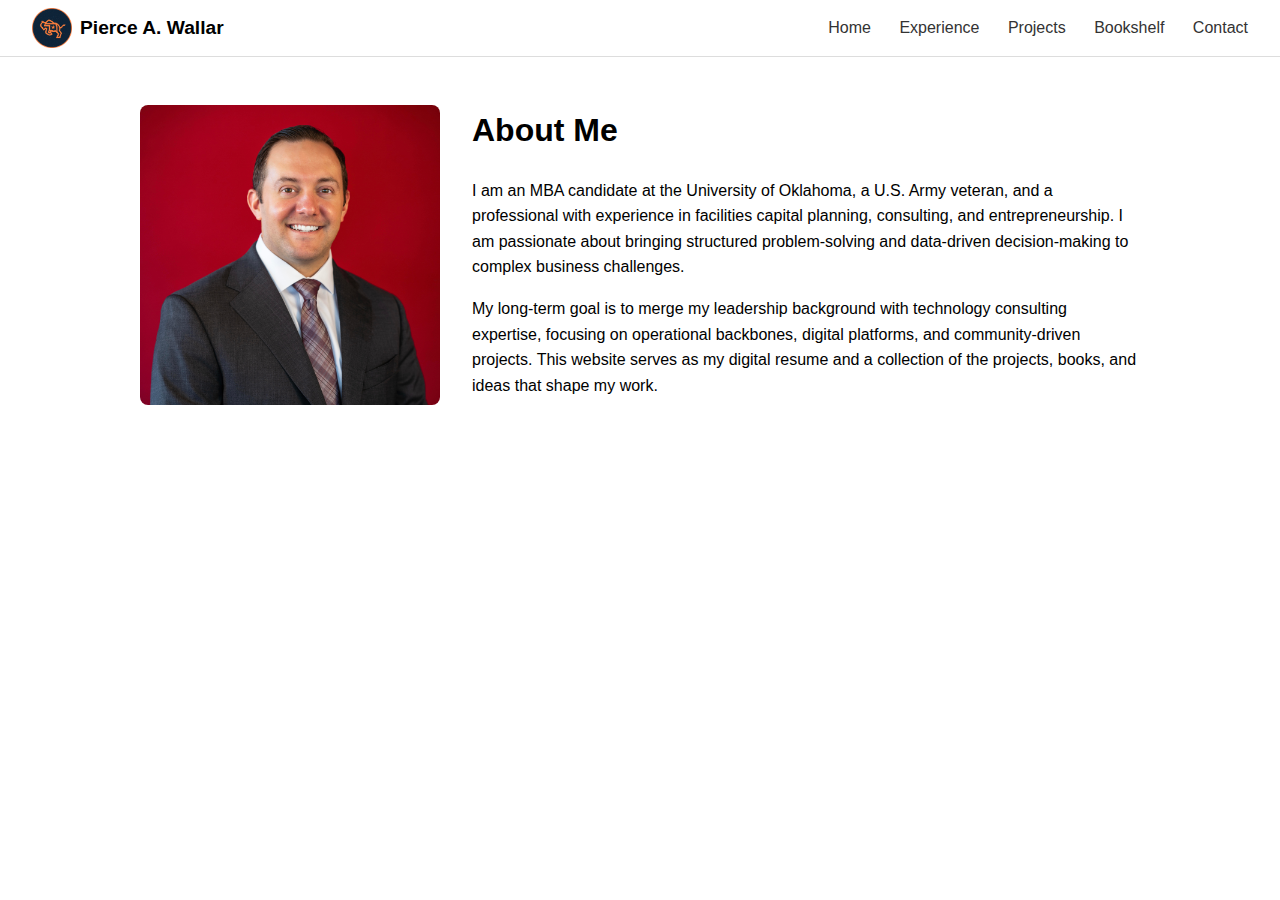
<file: index.html>
<!DOCTYPE html>
<html lang="en">
<head>
  <meta charset="UTF-8">
  <meta name="viewport" content="width=device-width, initial-scale=1.0">
  <title>Pierce A. Wallar - Home</title>
  <link rel="icon" href="assets/favicon.ico" sizes="any">
  <link rel="icon" type="image/png" href="assets/favicon.png" sizes="32x32">
  <link rel="apple-touch-icon" href="assets/apple-touch-icon.png">
  <meta name="theme-color" content="#ffffff">

  <style>
    body {
      margin: 0;
      font-family: Arial, sans-serif;
      line-height: 1.6;
    }
    /* NAVIGATION BAR */
    .navbar {
      display: flex;
      align-items: center;
      justify-content: space-between;
      padding: 0.5rem 2rem;
      border-bottom: 1px solid #ddd;
    }
    .navbar-left {
      display: flex;
      align-items: center;
      gap: 0.5rem;
    }
    .navbar-left img {
      height: 40px;
      width: 40px;
    }
    .navbar-left span {
      font-size: 1.2rem;
      font-weight: bold;
    }
    .navbar-right a {
      margin-left: 1.5rem;
      text-decoration: none;
      color: #333;
      font-weight: 500;
    }
    .navbar-right a:hover {
      color: #0645ad;
    }
    /* MAIN CONTENT */
    .content {
      display: flex;
      max-width: 1000px;
      margin: 3rem auto;
      padding: 0 2rem;
      gap: 2rem;
    }
    .content img {
      width: 100%;
      max-width: 300px;
      border-radius: 8px;
    }
    .about {
      flex: 1;
    }
    h1 {
      margin-top: 0;
    }
  </style>
</head>
<body>
  <!-- NAVIGATION -->
  <nav class="navbar">
    <div class="navbar-left">
      <img src="assets/Circle_Logo.png" alt="Logo">
      <span>Pierce A. Wallar</span>
    </div>
    <div class="navbar-right">
      <a href="index.html">Home</a>
      <a href="experience.html">Experience</a>
      <a href="projects.html">Projects</a>
      <a href="bookshelf.html">Bookshelf</a>
      <a href="contact.html">Contact</a>
    </div>
  </nav>

  <!-- MAIN CONTENT -->
  <div class="content">
    <div class="photo">
      <img src="assets/Headshot.jpg" alt="Pierce A. Wallar">
    </div>
    <div class="about">
      <h1>About Me</h1>
      <p>
        I am an MBA candidate at the University of Oklahoma, a U.S. Army veteran, 
        and a professional with experience in facilities capital planning, 
        consulting, and entrepreneurship. I am passionate about bringing 
        structured problem-solving and data-driven decision-making to complex 
        business challenges.
      </p>
      <p>
        My long-term goal is to merge my leadership background with 
        technology consulting expertise, focusing on operational backbones, 
        digital platforms, and community-driven projects. This website serves 
        as my digital resume and a collection of the projects, books, and ideas 
        that shape my work.
      </p>
    </div>
  </div>
</body>
</html>
</file>
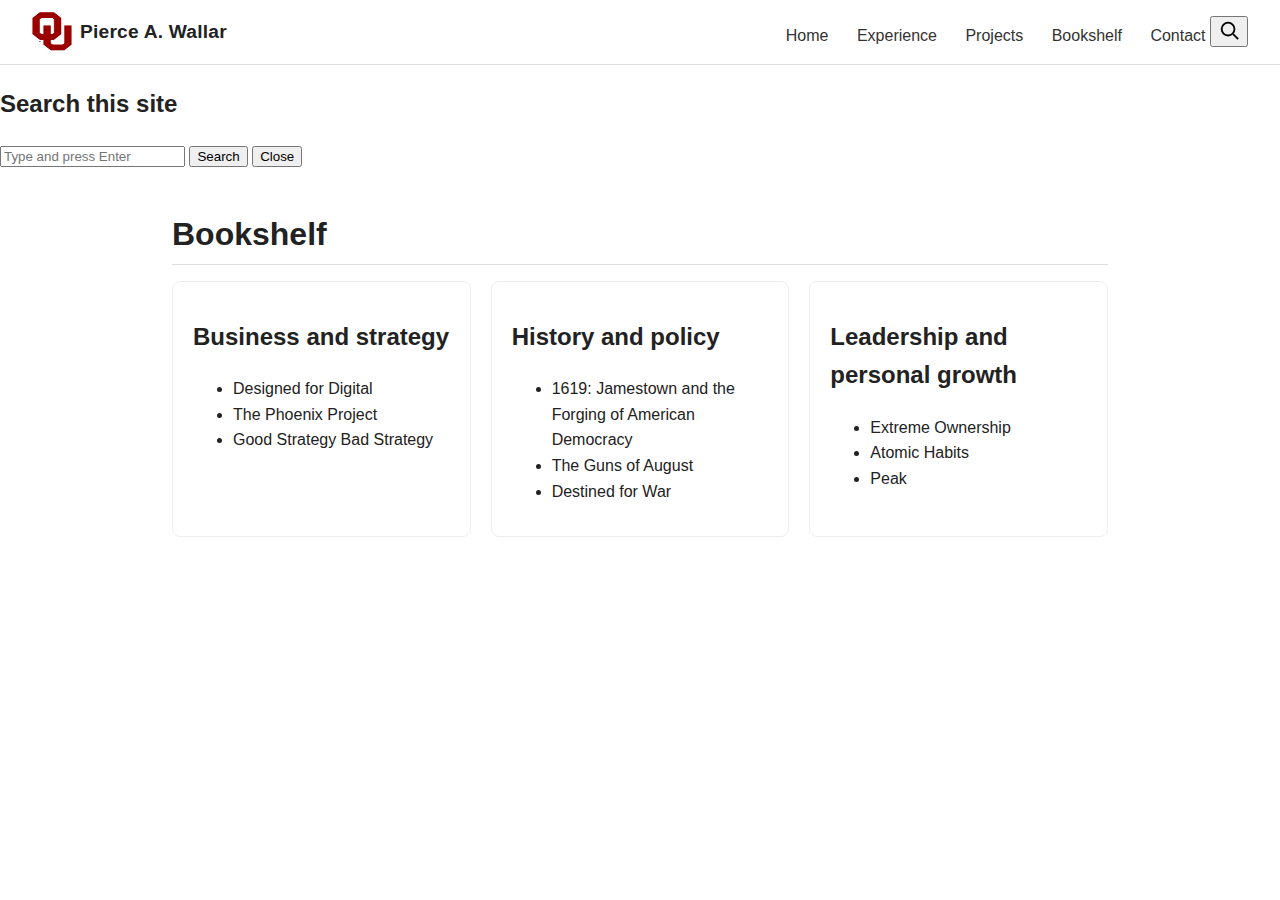
<file: bookshelf.html>
<!DOCTYPE html>
<html lang="en">
<head>
  <meta charset="UTF-8" />
  <meta name="viewport" content="width=device-width, initial-scale=1" />
  <title>Pierce A. Wallar — Bookshelf</title>
  <link rel="stylesheet" href="css/styles.css" />
  <link href="https://fonts.googleapis.com/css2?family=Source+Sans+Pro:wght@400;600;700&display=swap" rel="stylesheet">
  <link rel="canonical" href="https://buffalocodes.github.io/PersonalWebpage/bookshelf.html">
  <meta name="robots" content="index, follow">
</head>
<body>
  <nav class="navbar">
    <div class="navbar-left">
      <img src="assets/logo.png" alt="Logo">
      <span>Pierce A. Wallar</span>
    </div>
    <div class="navbar-right">
      <a href="index.html">Home</a>
      <a href="experience.html">Experience</a>
      <a href="projects.html">Projects</a>
      <a href="bookshelf.html">Bookshelf</a>
      <a href="contact.html">Contact</a>
      <button class="search-btn" id="openSearch" aria-label="Search">
        <svg width="22" height="22" viewBox="0 0 24 24" aria-hidden="true">
          <circle cx="11" cy="11" r="7" stroke="currentColor" stroke-width="2" fill="none"/>
          <line x1="16.5" y1="16.5" x2="22" y2="22" stroke="currentColor" stroke-width="2"/>
        </svg>
      </button>
    </div>
  </nav>
  <div class="search-modal" id="searchModal" aria-hidden="true">
    <div class="search-panel" role="dialog" aria-modal="true" aria-labelledby="searchTitle">
      <h2 id="searchTitle">Search this site</h2>
      <form id="siteSearchForm" class="search-row" role="search">
        <input id="q" name="q" type="search" placeholder="Type and press Enter" aria-label="Search">
        <button type="submit">Search</button>
        <button type="button" class="search-close" id="closeSearch" aria-label="Close">Close</button>
      </form>
    </div>
  </div>
  <main class="container">
    <h1 class="page-title">Bookshelf</h1>
    <div class="grid-3">
      <section class="card">
        <h2>Business and strategy</h2>
        <ul>
          <li>Designed for Digital</li>
          <li>The Phoenix Project</li>
          <li>Good Strategy Bad Strategy</li>
        </ul>
      </section>
      <section class="card">
        <h2>History and policy</h2>
        <ul>
          <li>1619: Jamestown and the Forging of American Democracy</li>
          <li>The Guns of August</li>
          <li>Destined for War</li>
        </ul>
      </section>
      <section class="card">
        <h2>Leadership and personal growth</h2>
        <ul>
          <li>Extreme Ownership</li>
          <li>Atomic Habits</li>
          <li>Peak</li>
        </ul>
      </section>
    </div>
  </main>
  <script>
    const SITE_HOST = "buffalocodes.github.io";
    const SITE_PATH = "PersonalWebpage";
    const PAGES = [
      { title: "Home", url: "index.html" },
      { title: "Experience", url: "experience.html" },
      { title: "Projects", url: "projects.html" },
      { title: "Bookshelf", url: "bookshelf.html" },
      { title: "Contact", url: "contact.html" }
    ];
    const openBtn = document.getElementById("openSearch");
    const modal = document.getElementById("searchModal");
    const closeBtn = document.getElementById("closeSearch");
    const input = document.getElementById("q");
    const form = document.getElementById("siteSearchForm");
    function openModal() {
      modal.classList.add("open");
      modal.setAttribute("aria-hidden", "false");
      setTimeout(() => input && input.focus(), 50);
    }
    function closeModal() {
      modal.classList.remove("open");
      modal.setAttribute("aria-hidden", "true");
      if (openBtn) openBtn.focus();
    }
    if (openBtn) openBtn.addEventListener("click", openModal);
    if (closeBtn) closeBtn.addEventListener("click", closeModal);
    if (modal) modal.addEventListener("click", e => { if (e.target === modal) closeModal(); });
    document.addEventListener("keydown", e => { if (e.key === "Escape" && modal.classList.contains("open")) closeModal(); });
    function ensureResultsContainer() {
      const panel = document.querySelector(".search-panel");
      let box = panel.querySelector(".results");
      if (!box) {
        box = document.createElement("div");
        box.className = "results";
        panel.appendChild(box);
      }
      return box;
    }
    async function fetchText(url) {
      try {
        const res = await fetch(url, { cache: "no-store" });
        if (!res.ok) return "";
        const html = await res.text();
        const tmp = document.createElement("div");
        tmp.innerHTML = html;
        return tmp.textContent || "";
      } catch {
        return "";
      }
    }
    async function localSearch(query) {
      const q = query.toLowerCase();
      const results = [];
      for (const page of PAGES) {
        const text = await fetchText(page.url);
        const hay = (page.title + " " + text).toLowerCase();
        let score = 0;
        if (hay.includes(q)) score = 2;
        else q.split(/\s+/).forEach(w => { if (w && hay.includes(w)) score += 1; });
        if (score > 0) results.push({ ...page, score });
      }
      results.sort((a, b) => b.score - a.score);
      return results.slice(0, 10);
    }
    function googleUrl(query) {
      const webQ = `site:${SITE_HOST} inurl:${SITE_PATH} ${query}`;
      return "https://www.google.com/search?q=" + encodeURIComponent(webQ);
    }
    async function showLocalResults(query) {
      const box = ensureResultsContainer();
      box.innerHTML = "<p>Searching this site…</p>";
      const results = await localSearch(query);
      if (!results.length) {
        box.innerHTML = `
          <p>No in site results.</p>
          <p><a href="${googleUrl(query)}">Search on Google instead</a></p>
        `;
        return;
      }
      const base = location.origin + location.pathname.replace(/[^/]*$/, "");
      box.innerHTML = results.map(r => `
        <div class="card" style="margin-top:0.75rem">
          <strong><a href="${r.url}">${r.title}</a></strong>
          <div style="font-size:0.95rem;color:#555">${base}${r.url}</div>
        </div>
      `).join("") + `
        <p style="margin-top:0.75rem">
          <a href="${googleUrl(query)}">See web results on Google</a>
        </p>
      `;
    }
    if (form) {
      form.addEventListener("submit", async e => {
        e.preventDefault();
        const q = (input && input.value || "").trim();
        if (!q) return;
        await showLocalResults(q);
      });
    }
  </script>
</body>
</html>
</file>
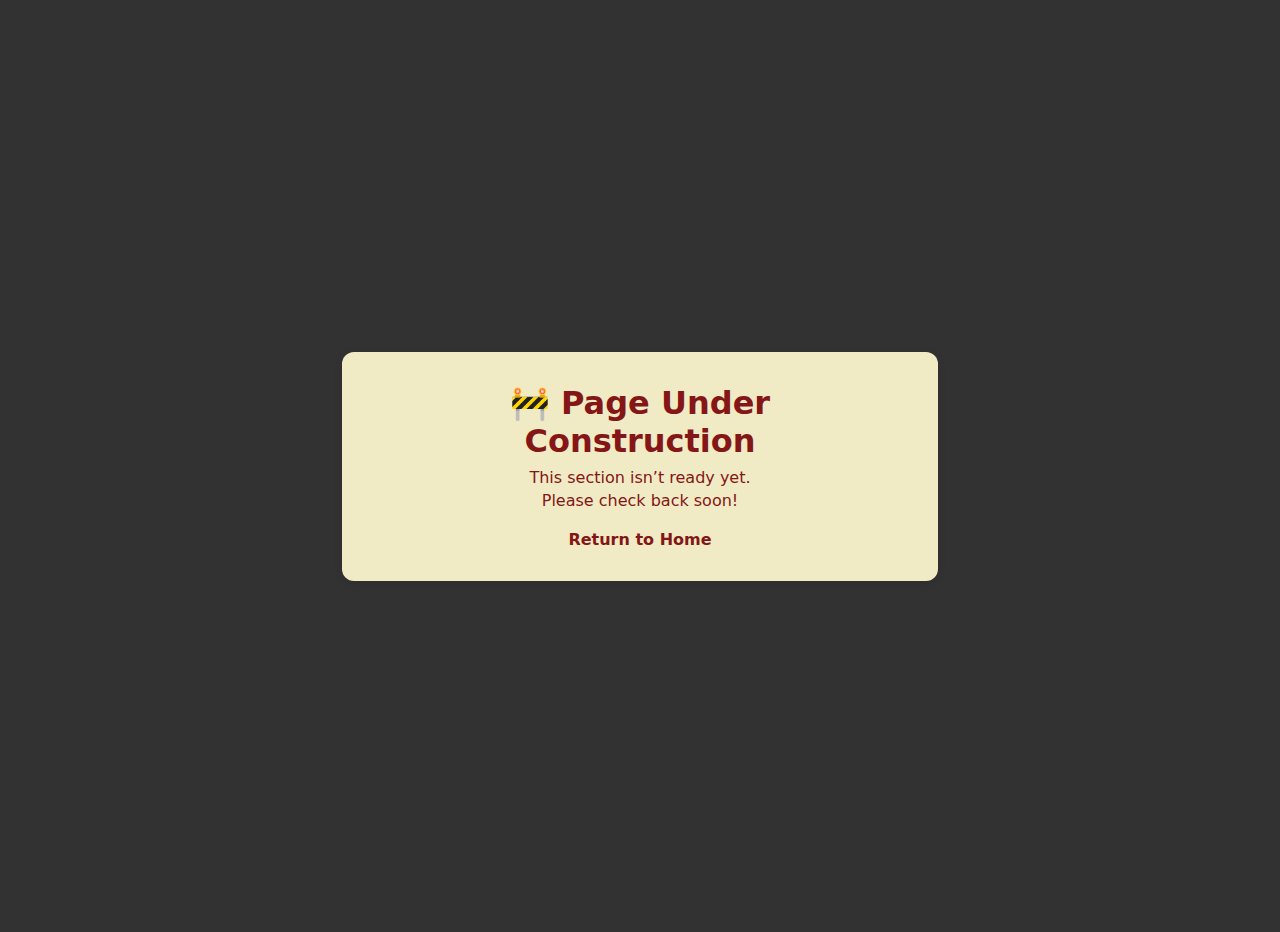
<file: coming-soon.html>
<!DOCTYPE html>
<html lang="en">
<head>
  <meta charset="UTF-8">
  <title>Coming Soon</title>
  <meta name="viewport" content="width=device-width, initial-scale=1.0">
  <style>
    body {
      font-family: system-ui, sans-serif;
      display: flex;
      justify-content: center;
      align-items: center;
      min-height: 100vh;
      margin: 0;
      background: var(--light-gray, #323232);
      color: var(--crimson, #841617);
      text-align: center;
      padding: 1rem;
    }
    .card {
      background: #F0EBC4;
      padding: 2rem 3rem;
      border-radius: 12px;
      box-shadow: 0 2px 8px rgba(0,0,0,0.12);
      max-width: 500px;
    }
    h1 {
      margin: 0 0 0.5rem 0;
    }
    p {
      margin: 0.25rem 0;
    }
    a {
      display: inline-block;
      margin-top: 1rem;
      color: var(--crimson, #841617);
      font-weight: 600;
      text-decoration: none;
    }
    a:hover {
      text-decoration: underline;
    }
  </style>
</head>
<body>
  <div class="card">
    <h1>🚧 Page Under Construction</h1>
    <p>This section isn’t ready yet.</p>
    <p>Please check back soon!</p>
    <a href="index.html">Return to Home</a>
  </div>
</body>
</html>
</file>
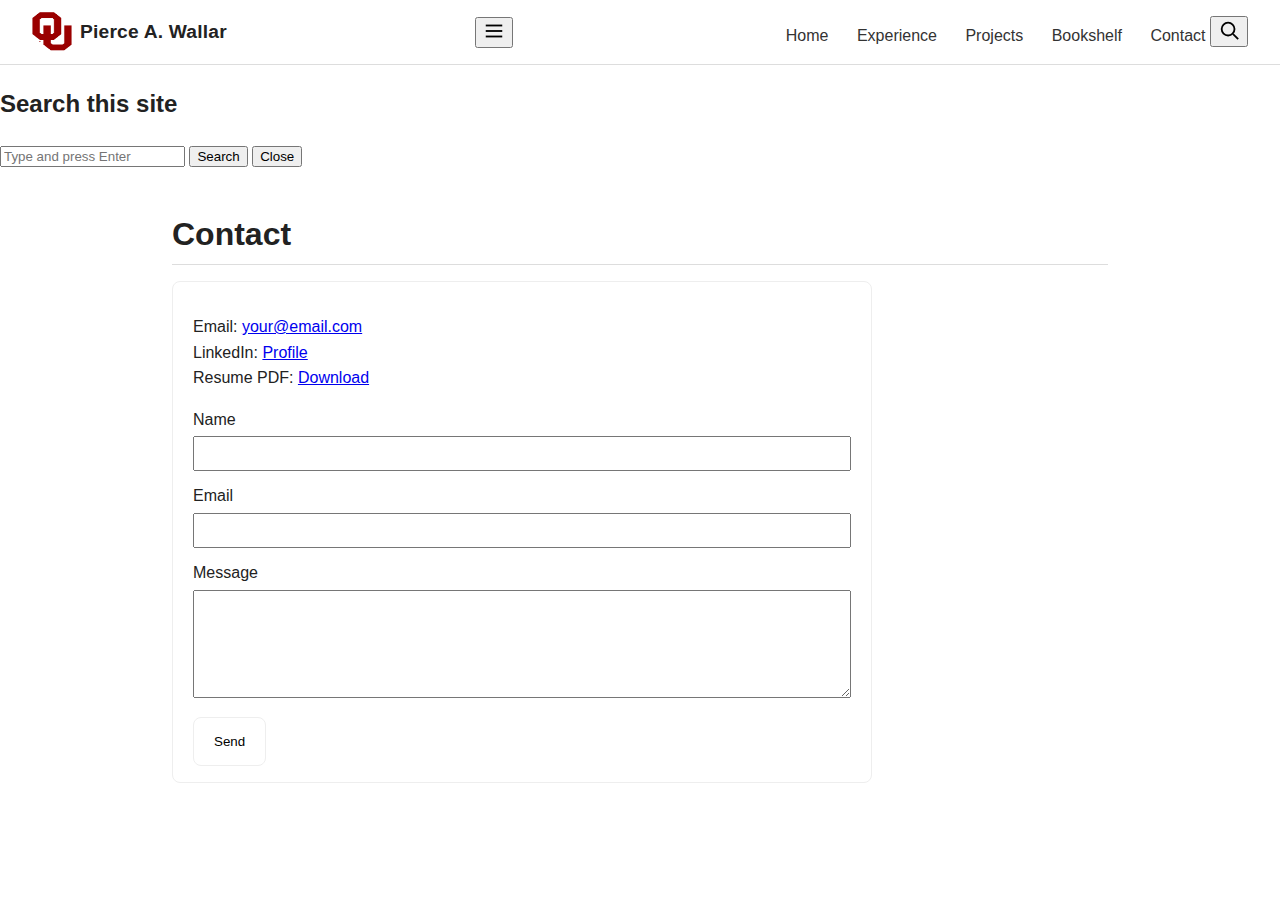
<file: contact.html>
<!DOCTYPE html>
<html lang="en">
<head>
  <meta charset="UTF-8" />
  <meta name="viewport" content="width=device-width, initial-scale=1" />
  <title>Pierce A. Wallar — Contact</title>
  <link rel="stylesheet" href="css/styles.css" />
  <link href="https://fonts.googleapis.com/css2?family=Source+Sans+Pro:wght@400;600;700&display=swap" rel="stylesheet">
  <link rel="canonical" href="https://buffalocodes.github.io/PersonalWebpage/contact.html">
  <meta name="robots" content="index, follow">
</head>
<body>
<nav class="navbar">
  <div class="navbar-left">
    <img src="assets/logo.png" alt="Logo">
    <span>Pierce A. Wallar</span>
  </div>
  <!-- Mobile menu toggle (hidden on desktop) -->
  <button class="nav-toggle" id="navToggle" aria-label="Toggle menu" aria-expanded="false" aria-controls="navMenu">
    <svg width="22" height="22" viewBox="0 0 24 24" aria-hidden="true">
      <line x1="3" y1="6"  x2="21" y2="6"  stroke="currentColor" stroke-width="2"/>
      <line x1="3" y1="12" x2="21" y2="12" stroke="currentColor" stroke-width="2"/>
      <line x1="3" y1="18" x2="21" y2="18" stroke="currentColor" stroke-width="2"/>
    </svg>
  </button>
  <!-- Give your right side an id so we can open/close it on mobile -->
  <div class="navbar-right" id="navMenu">
    <a href="index.html">Home</a>
    <a href="experience.html">Experience</a>
    <a href="projects.html">Projects</a>
    <a href="bookshelf.html">Bookshelf</a>
    <a href="contact.html" class="active">Contact</a>
    <button class="search-btn" id="openSearch" aria-label="Search">
      <svg width="22" height="22" viewBox="0 0 24 24" aria-hidden="true">
        <circle cx="11" cy="11" r="7" stroke="currentColor" stroke-width="2" fill="none"/>
        <line x1="16.5" y1="16.5" x2="22" y2="22" stroke="currentColor" stroke-width="2"/>
      </svg>
    </button>
  </div>
</nav>
  <div class="search-modal" id="searchModal" aria-hidden="true">
    <div class="search-panel" role="dialog" aria-modal="true" aria-labelledby="searchTitle">
      <h2 id="searchTitle">Search this site</h2>
      <form id="siteSearchForm" class="search-row" role="search">
        <input id="q" name="q" type="search" placeholder="Type and press Enter" aria-label="Search">
        <button type="submit">Search</button>
        <button type="button" class="search-close" id="closeSearch" aria-label="Close">Close</button>
      </form>
    </div>
  </div>
  <main class="container">
    <h1 class="page-title">Contact</h1>
    <section class="card" style="max-width: 700px;">
      <p>
        Email: <a href="mailto:your@email.com">your@email.com</a><br>
        LinkedIn: <a href="https://linkedin.com/in/yourprofile" target="_blank" rel="noopener">Profile</a><br>
        Resume PDF: <a href="assets/Pierce_Wallar_Resume.pdf" target="_blank" rel="noopener">Download</a>
      </p>
      <form action="#" method="POST">
        <label for="name">Name</label><br>
        <input id="name" name="name" type="text" required style="width:100%; padding:0.5rem; margin:0.25rem 0 0.75rem 0;">
        <label for="email">Email</label><br>
        <input id="email" name="email" type="email" required style="width:100%; padding:0.5rem; margin:0.25rem 0 0.75rem 0;">
        <label for="message">Message</label><br>
        <textarea id="message" name="message" rows="6" required style="width:100%; padding:0.5rem; margin:0.25rem 0 0.75rem 0;"></textarea>
        <button type="submit" class="card" style="cursor:pointer;">Send</button>
      </form>
    </section>
  </main>
  <script>
    const SITE_HOST = "buffalocodes.github.io";
    const SITE_PATH = "PersonalWebpage";
    const PAGES = [
      { title: "Home", url: "index.html" },
      { title: "Experience", url: "experience.html" },
      { title: "Projects", url: "projects.html" },
      { title: "Bookshelf", url: "bookshelf.html" },
      { title: "Contact", url: "contact.html" }
    ];
    const openBtn = document.getElementById("openSearch");
    const modal = document.getElementById("searchModal");
    const closeBtn = document.getElementById("closeSearch");
    const input = document.getElementById("q");
    const form = document.getElementById("siteSearchForm");
    function openModal() {
      modal.classList.add("open");
      modal.setAttribute("aria-hidden", "false");
      setTimeout(() => input && input.focus(), 50);
    }
    function closeModal() {
      modal.classList.remove("open");
      modal.setAttribute("aria-hidden", "true");
      if (openBtn) openBtn.focus();
    }
    if (openBtn) openBtn.addEventListener("click", openModal);
    if (closeBtn) closeBtn.addEventListener("click", closeModal);
    if (modal) modal.addEventListener("click", e => { if (e.target === modal) closeModal(); });
    document.addEventListener("keydown", e => { if (e.key === "Escape" && modal.classList.contains("open")) closeModal(); });
    function ensureResultsContainer() {
      const panel = document.querySelector(".search-panel");
      let box = panel.querySelector(".results");
      if (!box) {
        box = document.createElement("div");
        box.className = "results";
        panel.appendChild(box);
      }
      return box;
    }
    async function fetchText(url) {
      try {
        const res = await fetch(url, { cache: "no-store" });
        if (!res.ok) return "";
        const html = await res.text();
        const tmp = document.createElement("div");
        tmp.innerHTML = html;
        return tmp.textContent || "";
      } catch {
        return "";
      }
    }
    async function localSearch(query) {
      const q = query.toLowerCase();
      const results = [];
      for (const page of PAGES) {
        const text = await fetchText(page.url);
        const hay = (page.title + " " + text).toLowerCase();
        let score = 0;
        if (hay.includes(q)) score = 2;
        else q.split(/\s+/).forEach(w => { if (w && hay.includes(w)) score += 1; });
        if (score > 0) results.push({ ...page, score });
      }
      results.sort((a, b) => b.score - a.score);
      return results.slice(0, 10);
    }
    function googleUrl(query) {
      const webQ = `site:${SITE_HOST} inurl:${SITE_PATH} ${query}`;
      return "https://www.google.com/search?q=" + encodeURIComponent(webQ);
    }
    async function showLocalResults(query) {
      const box = ensureResultsContainer();
      box.innerHTML = "<p>Searching this site…</p>";
      const results = await localSearch(query);
      if (!results.length) {
        box.innerHTML = `
          <p>No in site results.</p>
          <p><a href="${googleUrl(query)}">Search on Google instead</a></p>
        `;
        return;
      }
      const base = location.origin + location.pathname.replace(/[^/]*$/, "");
      box.innerHTML = results.map(r => `
        <div class="card" style="margin-top:0.75rem">
          <strong><a href="${r.url}">${r.title}</a></strong>
          <div style="font-size:0.95rem;color:#555">${base}${r.url}</div>
        </div>
      `).join("") + `
        <p style="margin-top:0.75rem">
          <a href="${googleUrl(query)}">See web results on Google</a>
        </p>
      `;
    }
    if (form) {
      form.addEventListener("submit", async e => {
        e.preventDefault();
        const q = (input && input.value || "").trim();
        if (!q) return;
        await showLocalResults(q);
      });
    }
  </script>
</body>
</html>
</file>
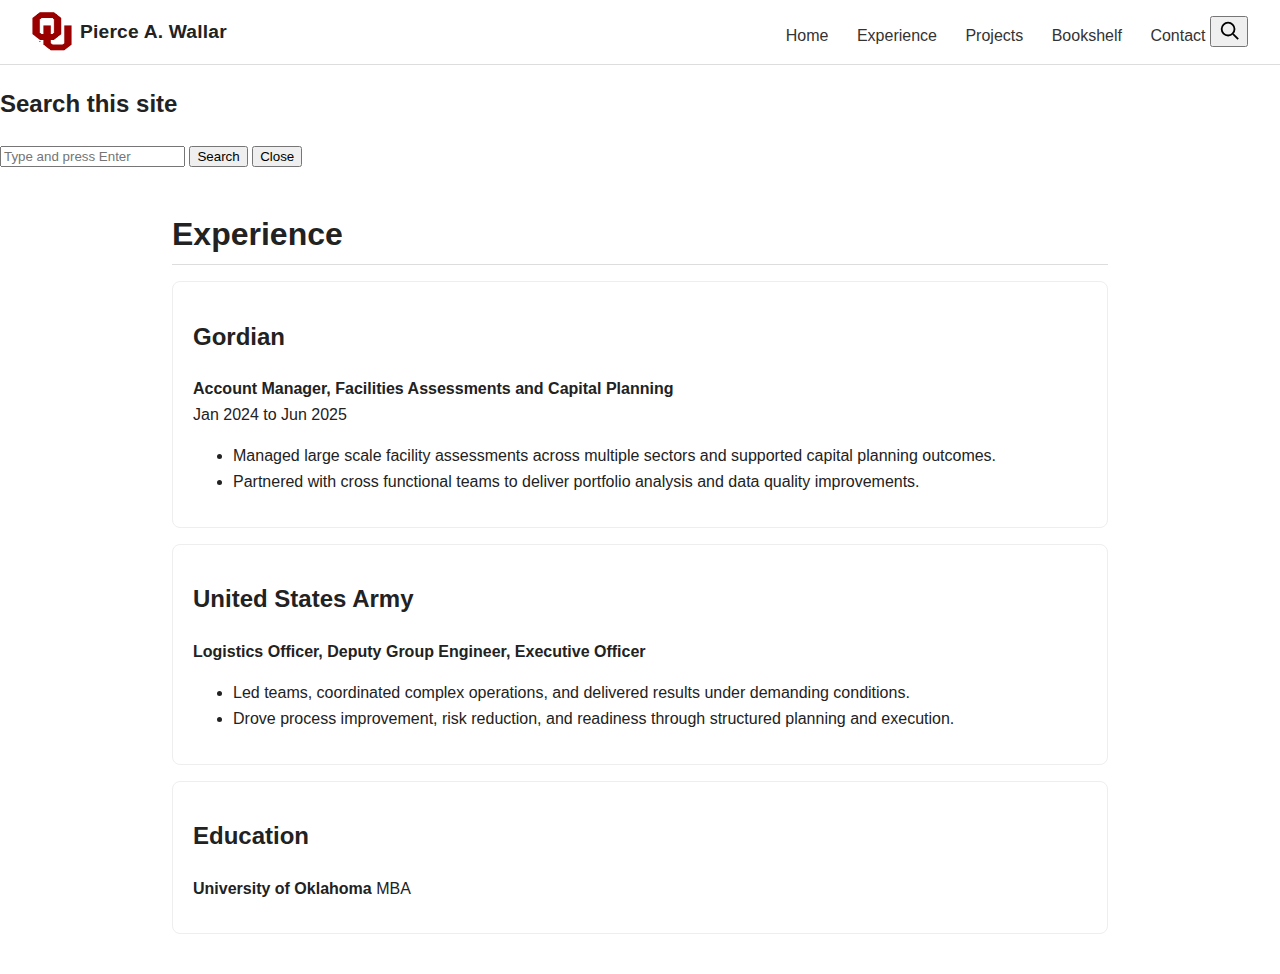
<file: experience.html>
<!DOCTYPE html>
<html lang="en">
<head>
  <meta charset="UTF-8" />
  <meta name="viewport" content="width=device-width, initial-scale=1" />
  <title>Pierce A. Wallar — Experience</title>
  <link rel="stylesheet" href="css/styles.css" />
  <link href="https://fonts.googleapis.com/css2?family=Source+Sans+Pro:wght@400;600;700&display=swap" rel="stylesheet">
  <link rel="canonical" href="https://buffalocodes.github.io/PersonalWebpage/experience.html">
  <meta name="robots" content="index, follow">
</head>
<body>
  <nav class="navbar">
    <div class="navbar-left">
      <img src="assets/logo.png" alt="Logo">
      <span>Pierce A. Wallar</span>
    </div>
    <div class="navbar-right">
      <a href="index.html">Home</a>
      <a href="experience.html" class="active">Experience</a>
      <a href="projects.html">Projects</a>
      <a href="bookshelf.html">Bookshelf</a>
      <a href="contact.html">Contact</a>
      <button class="search-btn" id="openSearch" aria-label="Search">
        <svg width="22" height="22" viewBox="0 0 24 24" aria-hidden="true">
          <circle cx="11" cy="11" r="7" stroke="currentColor" stroke-width="2" fill="none"/>
          <line x1="16.5" y1="16.5" x2="22" y2="22" stroke="currentColor" stroke-width="2"/>
        </svg>
      </button>
    </div>
  </nav>
  <div class="search-modal" id="searchModal" aria-hidden="true">
    <div class="search-panel" role="dialog" aria-modal="true" aria-labelledby="searchTitle">
      <h2 id="searchTitle">Search this site</h2>
      <form id="siteSearchForm" class="search-row" role="search">
        <input id="q" name="q" type="search" placeholder="Type and press Enter" aria-label="Search">
        <button type="submit">Search</button>
        <button type="button" class="search-close" id="closeSearch" aria-label="Close">Close</button>
      </form>
    </div>
  </div>
  <main class="container">
    <h1 class="page-title">Experience</h1>
    <section class="card" style="margin-bottom: 1rem;">
      <h2>Gordian</h2>
      <p><strong>Account Manager, Facilities Assessments and Capital Planning</strong><br>Jan 2024 to Jun 2025</p>
      <ul>
        <li>Managed large scale facility assessments across multiple sectors and supported capital planning outcomes.</li>
        <li>Partnered with cross functional teams to deliver portfolio analysis and data quality improvements.</li>
      </ul>
    </section>
    <section class="card" style="margin-bottom: 1rem;">
      <h2>United States Army</h2>
      <p><strong>Logistics Officer, Deputy Group Engineer, Executive Officer</strong></p>
      <ul>
        <li>Led teams, coordinated complex operations, and delivered results under demanding conditions.</li>
        <li>Drove process improvement, risk reduction, and readiness through structured planning and execution.</li>
      </ul>
    </section>
    <section class="card">
      <h2>Education</h2>
      <p><strong>University of Oklahoma</strong> MBA</p>
    </section>
  </main>
  <script>
    const SITE_HOST = "buffalocodes.github.io";
    const SITE_PATH = "PersonalWebpage";
    const PAGES = [
      { title: "Home", url: "index.html" },
      { title: "Experience", url: "experience.html" },
      { title: "Projects", url: "projects.html" },
      { title: "Bookshelf", url: "bookshelf.html" },
      { title: "Contact", url: "contact.html" }
    ];
    const openBtn = document.getElementById("openSearch");
    const modal = document.getElementById("searchModal");
    const closeBtn = document.getElementById("closeSearch");
    const input = document.getElementById("q");
    const form = document.getElementById("siteSearchForm");
    function openModal() {
      modal.classList.add("open");
      modal.setAttribute("aria-hidden", "false");
      setTimeout(() => input && input.focus(), 50);
    }
    function closeModal() {
      modal.classList.remove("open");
      modal.setAttribute("aria-hidden", "true");
      if (openBtn) openBtn.focus();
    }
    if (openBtn) openBtn.addEventListener("click", openModal);
    if (closeBtn) closeBtn.addEventListener("click", closeModal);
    if (modal) modal.addEventListener("click", e => { if (e.target === modal) closeModal(); });
    document.addEventListener("keydown", e => { if (e.key === "Escape" && modal.classList.contains("open")) closeModal(); });
    function ensureResultsContainer() {
      const panel = document.querySelector(".search-panel");
      let box = panel.querySelector(".results");
      if (!box) {
        box = document.createElement("div");
        box.className = "results";
        panel.appendChild(box);
      }
      return box;
    }
    async function fetchText(url) {
      try {
        const res = await fetch(url, { cache: "no-store" });
        if (!res.ok) return "";
        const html = await res.text();
        const tmp = document.createElement("div");
        tmp.innerHTML = html;
        return tmp.textContent || "";
      } catch {
        return "";
      }
    }
    async function localSearch(query) {
      const q = query.toLowerCase();
      const results = [];
      for (const page of PAGES) {
        const text = await fetchText(page.url);
        const hay = (page.title + " " + text).toLowerCase();
        let score = 0;
        if (hay.includes(q)) score = 2;
        else q.split(/\s+/).forEach(w => { if (w && hay.includes(w)) score += 1; });
        if (score > 0) results.push({ ...page, score });
      }
      results.sort((a, b) => b.score - a.score);
      return results.slice(0, 10);
    }
    function googleUrl(query) {
      const webQ = `site:${SITE_HOST} inurl:${SITE_PATH} ${query}`;
      return "https://www.google.com/search?q=" + encodeURIComponent(webQ);
    }
    async function showLocalResults(query) {
      const box = ensureResultsContainer();
      box.innerHTML = "<p>Searching this site…</p>";
      const results = await localSearch(query);
      if (!results.length) {
        box.innerHTML = `
          <p>No in site results.</p>
          <p><a href="${googleUrl(query)}">Search on Google instead</a></p>
        `;
        return;
      }
      const base = location.origin + location.pathname.replace(/[^/]*$/, "");
      box.innerHTML = results.map(r => `
        <div class="card" style="margin-top:0.75rem">
          <strong><a href="${r.url}">${r.title}</a></strong>
          <div style="font-size:0.95rem;color:#555">${base}${r.url}</div>
        </div>
      `).join("") + `
        <p style="margin-top:0.75rem">
          <a href="${googleUrl(query)}">See web results on Google</a>
        </p>
      `;
    }
    if (form) {
      form.addEventListener("submit", async e => {
        e.preventDefault();
        const q = (input && input.value || "").trim();
        if (!q) return;
        await showLocalResults(q);
      });
    }
  </script>
</body>
</html>
</file>
<file: css/styles.css>
/* Base */
* { box-sizing: border-box; }
html, body { margin: 0; padding: 0; }
body {
  font-family: Arial, Helvetica, sans-serif;
  line-height: 1.6;
  color: #222;
}

/* Navbar */
.navbar {
  display: flex;
  align-items: center;
  justify-content: space-between;
  padding: 0.75rem 2rem;
  border-bottom: 1px solid #ddd;
}
.navbar-left { display: flex; align-items: center; gap: 0.5rem; }
.navbar-left img { height: 40px; width: 40px; }
.navbar-left span { font-size: 1.2rem; font-weight: 700; letter-spacing: 0.2px; }
.navbar-right a {
  margin-left: 1.5rem;
  text-decoration: none;
  color: #333;
  font-weight: 500;
}
.navbar-right a:hover { color: #0645ad; }

/* Page container */
.container {
  max-width: 1000px;
  margin: 2.5rem auto;
  padding: 0 2rem;
}

/* Home layout */
.home-layout {
  display: grid;
  grid-template-columns: 1fr 2fr;
  gap: 2rem;
}
.home-photo img {
  width: 100%;
  max-width: 340px;
  border-radius: 8px;
}
.home-about h1 { margin-top: 0; }

/* Section headers on inner pages */
.page-title {
  margin: 0 0 1rem 0;
  padding-bottom: 0.25rem;
  border-bottom: 1px solid #ddd;
}

/* Reusable blocks */
.card {
  padding: 1rem 1.25rem;
  border: 1px solid #eee;
  border-radius: 8px;
  background: #fff;
}
.grid-2 {
  display: grid;
  grid-template-columns: 1fr 1fr;
  gap: 1.25rem;
}
.grid-3 {
  display: grid;
  grid-template-columns: repeat(3, 1fr);
  gap: 1.25rem;
}

/* Footer (optional, add later if you want) */
.footer {
  margin-top: 3rem;
  padding: 1.5rem 2rem;
  border-top: 1px solid #eee;
  text-align: center;
  color: #666;
  font-size: 0.95rem;
}

/* Basic responsive tweak */
@media (max-width: 800px) {
  .home-layout { grid-template-columns: 1fr; }
  .navbar { padding: 0.75rem 1rem; }
  .container { padding: 0 1rem; }
}
</file>
